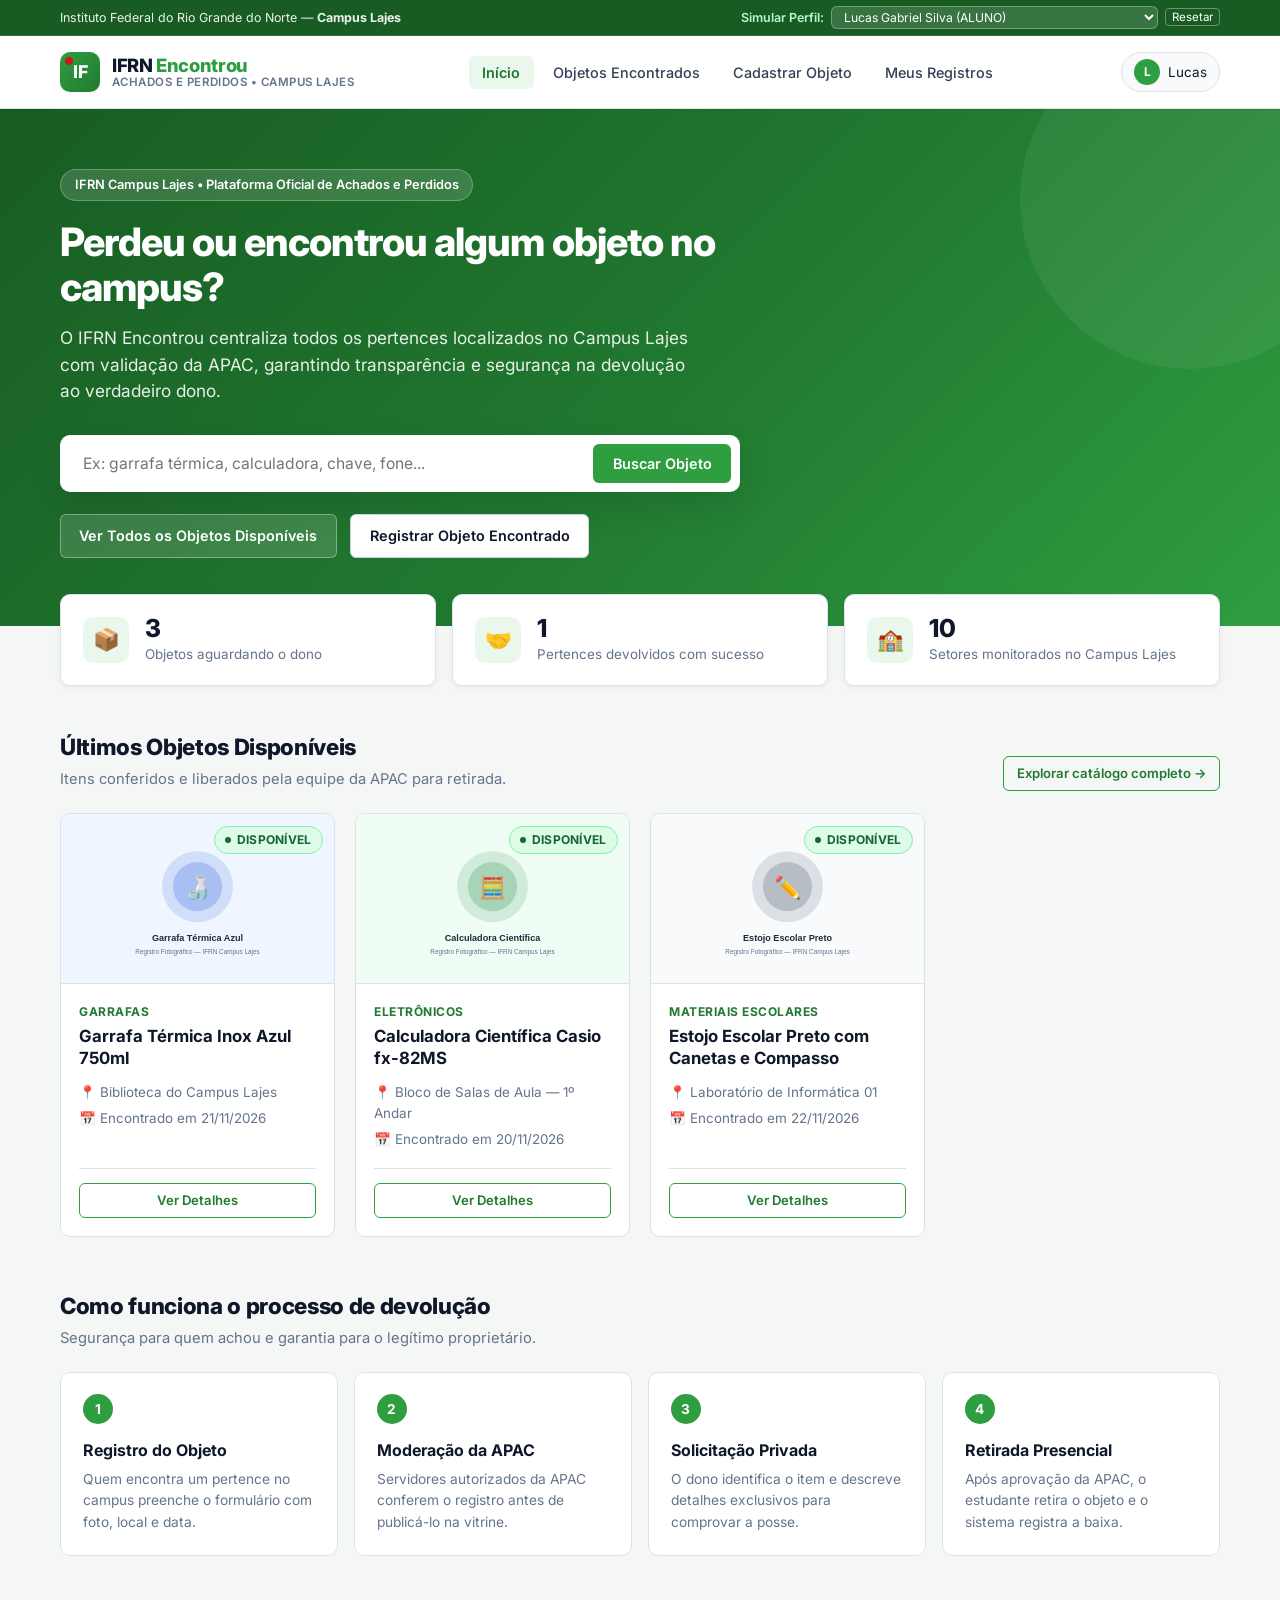
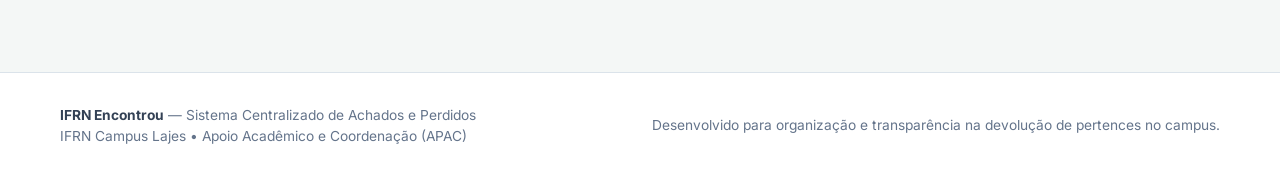
<file: public/index.html>
<!DOCTYPE html>
<html lang="pt-BR">
<head>
  <meta charset="UTF-8" />
  <meta name="viewport" content="width=device-width, initial-scale=1.0" />
  <title>IFRN Encontrou — Achados e Perdidos do Campus Lajes</title>
  <link rel="stylesheet" href="assets/css/variables.css" />
  <link rel="stylesheet" href="assets/css/global.css" />
  <link rel="stylesheet" href="assets/css/catalogo.css" />
</head>
<body>
  <header id="app-navbar"></header>

  <main>
    <!-- Hero Institucional -->
    <section class="hero">
      <div class="container">
        <div class="hero-badge">IFRN Campus Lajes • Plataforma Oficial de Achados e Perdidos</div>
        <h1 class="hero-title">Perdeu ou encontrou algum objeto no campus?</h1>
        <p class="hero-subtitle">
          O IFRN Encontrou centraliza todos os pertences localizados no Campus Lajes com validação da APAC,
          garantindo transparência e segurança na devolução ao verdadeiro dono.
        </p>

        <form id="hero-search-form" class="hero-search-box" role="search">
          <input
            type="search"
            id="hero-search-input"
            placeholder="Ex: garrafa térmica, calculadora, chave, fone..."
            aria-label="Pesquisar objeto perdido"
          />
          <button type="submit" class="btn btn-primary">Buscar Objeto</button>
        </form>

        <div class="hero-actions">
          <a href="objetos.html" class="btn btn-hero-ghost">Ver Todos os Objetos Disponíveis</a>
          <a href="cadastrar-objeto.html" class="btn btn-secondary">Registrar Objeto Encontrado</a>
        </div>
      </div>
    </section>

    <!-- Indicadores em Tempo Real -->
    <section class="stats-strip">
      <div class="container">
        <div class="stats-grid">
          <div class="stat-card">
            <div class="stat-icon" aria-hidden="true">📦</div>
            <div>
              <div class="stat-value" id="stat-disponiveis">0</div>
              <div class="stat-label">Objetos aguardando o dono</div>
            </div>
          </div>

          <div class="stat-card">
            <div class="stat-icon" aria-hidden="true">🤝</div>
            <div>
              <div class="stat-value" id="stat-devolvidos">0</div>
              <div class="stat-label">Pertences devolvidos com sucesso</div>
            </div>
          </div>

          <div class="stat-card">
            <div class="stat-icon" aria-hidden="true">🏫</div>
            <div>
              <div class="stat-value" id="stat-locais">10</div>
              <div class="stat-label">Setores monitorados no Campus Lajes</div>
            </div>
          </div>
        </div>
      </div>
    </section>

    <!-- Últimos Objetos Publicados -->
    <section class="section-block">
      <div class="container">
        <div class="section-header">
          <div>
            <h2 class="section-title">Últimos Objetos Disponíveis</h2>
            <p class="section-subtitle">Itens conferidos e liberados pela equipe da APAC para retirada.</p>
          </div>
          <a href="objetos.html" class="btn btn-outline-green btn-sm">Explorar catálogo completo →</a>
        </div>

        <div id="recent-objetos-grid" class="objetos-grid"></div>
      </div>
    </section>

    <!-- Fluxo de Funcionamento -->
    <section class="section-block">
      <div class="container">
        <div class="section-header">
          <div>
            <h2 class="section-title">Como funciona o processo de devolução</h2>
            <p class="section-subtitle">Segurança para quem achou e garantia para o legítimo proprietário.</p>
          </div>
        </div>

        <div class="steps-grid">
          <article class="step-card">
            <div class="step-number">1</div>
            <h3>Registro do Objeto</h3>
            <p>Quem encontra um pertence no campus preenche o formulário com foto, local e data.</p>
          </article>

          <article class="step-card">
            <div class="step-number">2</div>
            <h3>Moderação da APAC</h3>
            <p>Servidores autorizados da APAC conferem o registro antes de publicá-lo na vitrine.</p>
          </article>

          <article class="step-card">
            <div class="step-number">3</div>
            <h3>Solicitação Privada</h3>
            <p>O dono identifica o item e descreve detalhes exclusivos para comprovar a posse.</p>
          </article>

          <article class="step-card">
            <div class="step-number">4</div>
            <h3>Retirada Presencial</h3>
            <p>Após aprovação da APAC, o estudante retira o objeto e o sistema registra a baixa.</p>
          </article>
        </div>
      </div>
    </section>
  </main>

  <div id="app-footer"></div>

  <script src="assets/js/mock-data.js"></script>
  <script src="assets/js/ui.js"></script>
  <script src="assets/js/pages/home.js"></script>
</body>
</html>
</file>
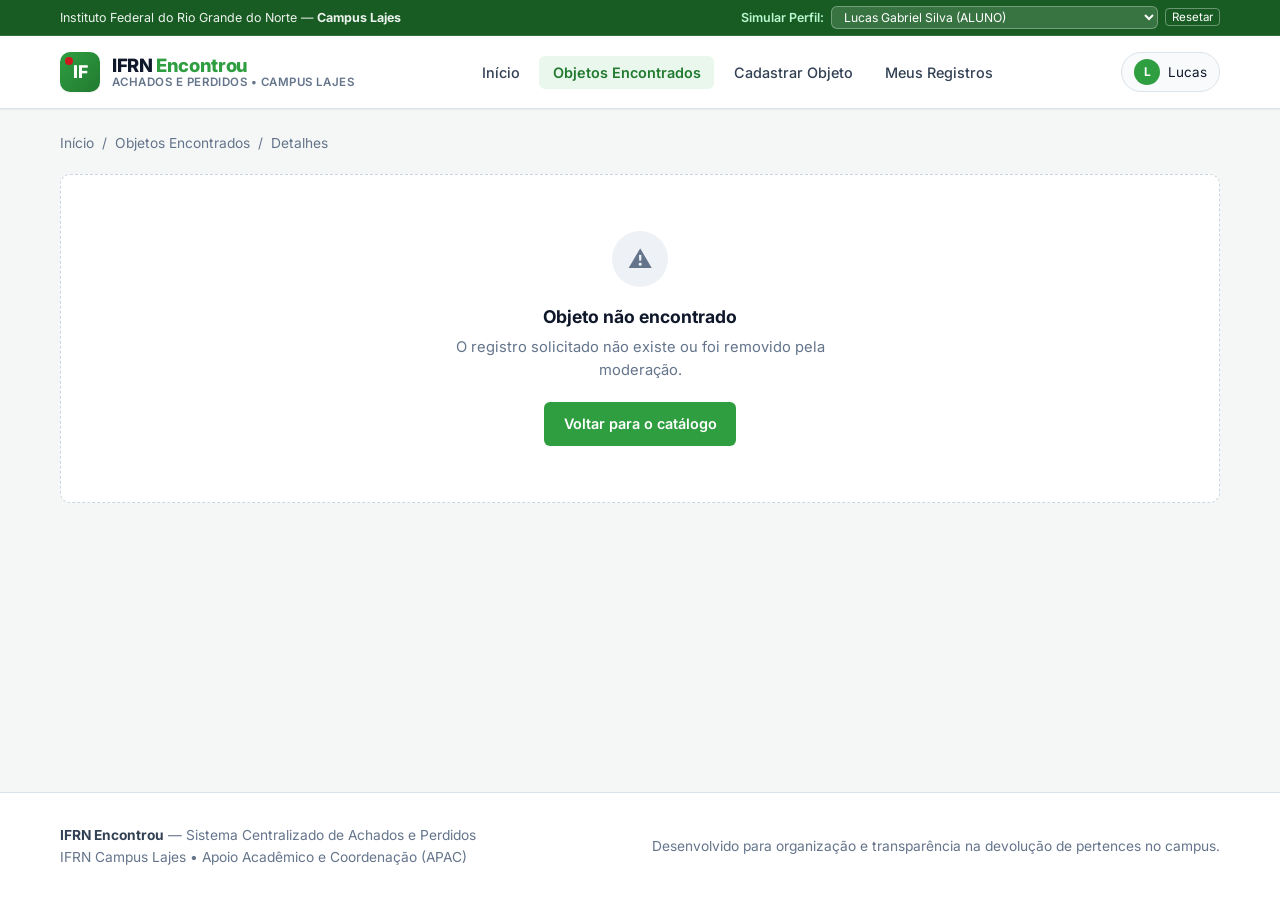
<file: public/detalhes.html>
<!DOCTYPE html>
<html lang="pt-BR">
<head>
  <meta charset="UTF-8" />
  <meta name="viewport" content="width=device-width, initial-scale=1.0" />
  <title>Detalhes do Objeto — IFRN Encontrou</title>
  <link rel="stylesheet" href="assets/css/variables.css" />
  <link rel="stylesheet" href="assets/css/global.css" />
  <link rel="stylesheet" href="assets/css/catalogo.css" />
</head>
<body>
  <header id="app-navbar"></header>

  <main class="container">
    <nav class="breadcrumb" aria-label="Caminho de navegação">
      <a href="index.html">Início</a>
      <span>/</span>
      <a href="objetos.html">Objetos Encontrados</a>
      <span>/</span>
      <span id="breadcrumb-title">Detalhes</span>
    </nav>

    <div id="detalhes-container"></div>
  </main>

  <!-- Modal de Solicitação de Devolução -->
  <div id="modal-solicitacao" class="modal-backdrop" role="dialog" aria-modal="true" aria-labelledby="modal-sol-title">
    <div class="modal">
      <div class="modal-header">
        <h2 id="modal-sol-title" class="modal-title">Solicitar Devolução do Objeto</h2>
        <button type="button" class="modal-close" id="btn-close-modal" aria-label="Fechar janela">&times;</button>
      </div>
      <form id="form-solicitacao">
        <div class="modal-body">
          <div class="alert alert-info">
            <strong>Privacidade e Verificação (LGPD):</strong> Sua justificativa será visualizada exclusivamente pelos
            servidores autorizados da APAC para confirmar que o item pertence a você.
          </div>

          <div class="form-group">
            <label for="justificativa-input" class="form-label">
              Comprove que este objeto é seu <span class="required">*</span>
            </label>
            <textarea
              id="justificativa-input"
              class="form-control"
              required
              minlength="15"
              placeholder="Informe detalhes específicos que não aparecem na foto: marca, conteúdo interno, adesivos, arranhões, horário em que perdeu, etc."
            ></textarea>
            <span class="form-hint">Mínimo de 15 caracteres. Quanto mais preciso, mais rápida será a liberação pela APAC.</span>
          </div>
        </div>
        <div class="modal-footer">
          <button type="button" class="btn btn-secondary" id="btn-cancel-modal">Cancelar</button>
          <button type="submit" class="btn btn-primary">Enviar Solicitação</button>
        </div>
      </form>
    </div>
  </div>

  <div id="app-footer"></div>

  <script src="assets/js/mock-data.js"></script>
  <script src="assets/js/ui.js"></script>
  <script src="assets/js/pages/detalhes.js"></script>
</body>
</html>
</file>
<file: public/assets/css/variables.css>
/* ==========================================================================
   IFRN ENCONTROU — Variáveis de Design e Identidade Visual Institucional
   Campus Lajes — Rio Grande do Norte
   ========================================================================== */

:root {
  /* Cores Institucionais IFRN */
  --ifrn-green: #2f9e41;
  --ifrn-green-dark: #217a30;
  --ifrn-green-darker: #185c23;
  --ifrn-green-light: #eaf7ed;
  --ifrn-green-border: #b7e4c0;

  --ifrn-red: #cd191e;
  --ifrn-red-dark: #a61216;
  --ifrn-red-light: #fdecec;

  /* Neutros e Superfícies */
  --bg-page: #f4f7f6;
  --bg-surface: #ffffff;
  --bg-subtle: #f8fafc;
  --bg-muted: #eef2f6;

  --text-primary: #0f172a;
  --text-secondary: #334155;
  --text-muted: #64748b;
  --text-inverse: #ffffff;

  --border-color: #dbe3ea;
  --border-strong: #cbd5e1;

  /* Cores Semânticas e Status */
  --status-disponivel-bg: #dcfce7;
  --status-disponivel-text: #166534;
  --status-disponivel-border: #86efac;

  --status-pendente-bg: #fef3c7;
  --status-pendente-text: #92400e;
  --status-pendente-border: #fcd34d;

  --status-devolucao-bg: #dbeafe;
  --status-devolucao-text: #1e40af;
  --status-devolucao-border: #93c5fd;

  --status-devolvido-bg: #e0f2fe;
  --status-devolvido-text: #075985;
  --status-devolvido-border: #7dd3fc;

  --status-rejeitado-bg: #fee2e2;
  --status-rejeitado-text: #991b1b;
  --status-rejeitado-border: #fca5a5;

  --status-arquivado-bg: #f1f5f9;
  --status-arquivado-text: #475569;
  --status-arquivado-border: #cbd5e1;

  /* Tipografia */
  --font-sans: 'Inter', -apple-system, BlinkMacSystemFont, 'Segoe UI', Roboto, Oxygen, Ubuntu, Cantarell, sans-serif;
  --font-mono: 'JetBrains Mono', 'Fira Code', Consolas, monospace;

  /* Espaçamentos e Layout */
  --container-max: 1200px;
  --header-height: 72px;
  --radius-sm: 6px;
  --radius-md: 10px;
  --radius-lg: 14px;
  --radius-full: 9999px;

  /* Sombras */
  --shadow-xs: 0 1px 2px rgba(15, 23, 42, 0.05);
  --shadow-sm: 0 2px 6px rgba(15, 23, 42, 0.06);
  --shadow-md: 0 6px 16px rgba(15, 23, 42, 0.08);
  --shadow-lg: 0 14px 32px rgba(15, 23, 42, 0.12);

  /* Camadas (Z-Index) */
  --z-navbar: 100;
  --z-dropdown: 200;
  --z-modal: 500;
  --z-toast: 900;

  /* Transições */
  --transition-fast: 150ms ease;
  --transition-normal: 240ms ease;
}
</file>
<file: public/assets/css/global.css>
/* ==========================================================================
   IFRN ENCONTROU — Estilos Globais e Componentes Reutilizáveis
   ========================================================================== */

@import url('https://fonts.googleapis.com/css2?family=Inter:wght@400;500;600;700;800&display=swap');

*,
*::before,
*::after {
  box-sizing: border-box;
  margin: 0;
  padding: 0;
}

html {
  font-size: 16px;
  scroll-behavior: smooth;
}

body {
  font-family: var(--font-sans);
  background-color: var(--bg-page);
  color: var(--text-primary);
  line-height: 1.55;
  min-height: 100vh;
  display: flex;
  flex-direction: column;
  -webkit-font-smoothing: antialiased;
}

main {
  flex: 1;
}

a {
  color: inherit;
  text-decoration: none;
}

img,
svg {
  display: block;
  max-width: 100%;
}

button,
input,
select,
textarea {
  font-family: inherit;
  font-size: inherit;
}

/* Container Principal */
.container {
  width: 100%;
  max-width: var(--container-max);
  margin: 0 auto;
  padding: 0 1.25rem;
}

/* ==========================================================================
   FAIXA INSTITUCIONAL SUPERIOR + NAVBAR
   ========================================================================== */
.institutional-bar {
  background-color: var(--ifrn-green-darker);
  color: rgba(255, 255, 255, 0.92);
  font-size: 0.78rem;
  padding: 0.35rem 0;
  border-bottom: 1px solid rgba(255, 255, 255, 0.12);
}

.institutional-bar .container {
  display: flex;
  justify-content: space-between;
  align-items: center;
  gap: 0.75rem;
  flex-wrap: wrap;
}

.demo-switcher {
  display: flex;
  align-items: center;
  gap: 0.45rem;
}

.demo-switcher label {
  font-weight: 600;
  color: #bbf7d0;
}

.demo-switcher select {
  background-color: rgba(255, 255, 255, 0.14);
  color: #ffffff;
  border: 1px solid rgba(255, 255, 255, 0.3);
  border-radius: var(--radius-sm);
  padding: 0.15rem 0.45rem;
  font-size: 0.76rem;
  cursor: pointer;
}

.demo-switcher select option {
  background-color: var(--text-primary);
  color: #ffffff;
}

.navbar {
  background-color: var(--bg-surface);
  border-bottom: 1px solid var(--border-color);
  position: sticky;
  top: 0;
  z-index: var(--z-navbar);
  box-shadow: var(--shadow-xs);
}

.navbar-inner {
  min-height: var(--header-height);
  display: flex;
  align-items: center;
  justify-content: space-between;
  gap: 1rem;
}

.brand {
  display: flex;
  align-items: center;
  gap: 0.75rem;
}

.brand-mark {
  width: 40px;
  height: 40px;
  border-radius: var(--radius-md);
  background: linear-gradient(135deg, var(--ifrn-green), var(--ifrn-green-dark));
  color: #ffffff;
  display: grid;
  place-items: center;
  font-weight: 800;
  font-size: 1.1rem;
  position: relative;
  box-shadow: var(--shadow-xs);
}

.brand-mark::after {
  content: '';
  position: absolute;
  top: 5px;
  left: 5px;
  width: 8px;
  height: 8px;
  border-radius: 50%;
  background-color: var(--ifrn-red);
}

.brand-text {
  display: flex;
  flex-direction: column;
  line-height: 1.15;
}

.brand-title {
  font-weight: 800;
  font-size: 1.15rem;
  color: var(--text-primary);
  letter-spacing: -0.02em;
}

.brand-title span {
  color: var(--ifrn-green);
}

.brand-subtitle {
  font-size: 0.72rem;
  font-weight: 600;
  color: var(--text-muted);
  text-transform: uppercase;
  letter-spacing: 0.04em;
}

.nav-links {
  display: flex;
  align-items: center;
  gap: 0.35rem;
  list-style: none;
}

.nav-link {
  padding: 0.5rem 0.85rem;
  border-radius: var(--radius-sm);
  font-size: 0.9rem;
  font-weight: 500;
  color: var(--text-secondary);
  transition: background-color var(--transition-fast), color var(--transition-fast);
}

.nav-link:hover {
  background-color: var(--bg-muted);
  color: var(--text-primary);
}

.nav-link.active {
  background-color: var(--ifrn-green-light);
  color: var(--ifrn-green-dark);
  font-weight: 600;
}

.nav-actions {
  display: flex;
  align-items: center;
  gap: 0.65rem;
}

.user-pill {
  display: flex;
  align-items: center;
  gap: 0.5rem;
  background-color: var(--bg-subtle);
  border: 1px solid var(--border-color);
  padding: 0.35rem 0.75rem;
  border-radius: var(--radius-full);
  font-size: 0.84rem;
}

.user-avatar {
  width: 26px;
  height: 26px;
  border-radius: 50%;
  background-color: var(--ifrn-green);
  color: #ffffff;
  font-weight: 700;
  font-size: 0.75rem;
  display: grid;
  place-items: center;
}

.nav-toggle {
  display: none;
  background: none;
  border: 1px solid var(--border-color);
  border-radius: var(--radius-sm);
  padding: 0.45rem 0.65rem;
  cursor: pointer;
  color: var(--text-primary);
}

/* ==========================================================================
   BOTÕES
   ========================================================================== */
.btn {
  display: inline-flex;
  align-items: center;
  justify-content: center;
  gap: 0.5rem;
  padding: 0.62rem 1.15rem;
  border-radius: var(--radius-sm);
  font-weight: 600;
  font-size: 0.9rem;
  border: 1px solid transparent;
  cursor: pointer;
  transition: all var(--transition-fast);
  white-space: nowrap;
}

.btn:disabled {
  opacity: 0.6;
  cursor: not-allowed;
}

.btn-primary {
  background-color: var(--ifrn-green);
  color: var(--text-inverse);
}

.btn-primary:hover:not(:disabled) {
  background-color: var(--ifrn-green-dark);
  transform: translateY(-1px);
  box-shadow: var(--shadow-sm);
}

.btn-secondary {
  background-color: var(--bg-surface);
  color: var(--text-primary);
  border-color: var(--border-strong);
}

.btn-secondary:hover:not(:disabled) {
  background-color: var(--bg-muted);
}

.btn-outline-green {
  background-color: transparent;
  color: var(--ifrn-green-dark);
  border-color: var(--ifrn-green);
}

.btn-outline-green:hover:not(:disabled) {
  background-color: var(--ifrn-green-light);
}

.btn-danger {
  background-color: var(--ifrn-red);
  color: var(--text-inverse);
}

.btn-danger:hover:not(:disabled) {
  background-color: var(--ifrn-red-dark);
}

.btn-sm {
  padding: 0.4rem 0.78rem;
  font-size: 0.82rem;
}

.btn-lg {
  padding: 0.8rem 1.5rem;
  font-size: 1rem;
}

.btn-block {
  width: 100%;
}

/* ==========================================================================
   BADGES DE STATUS
   ========================================================================== */
.badge {
  display: inline-flex;
  align-items: center;
  gap: 0.35rem;
  padding: 0.24rem 0.65rem;
  border-radius: var(--radius-full);
  font-size: 0.75rem;
  font-weight: 700;
  letter-spacing: 0.02em;
  border: 1px solid transparent;
  text-transform: uppercase;
}

.badge::before {
  content: '';
  width: 6px;
  height: 6px;
  border-radius: 50%;
  background-color: currentColor;
}

.badge-DISPONIVEL,
.badge-APROVADA {
  background-color: var(--status-disponivel-bg);
  color: var(--status-disponivel-text);
  border-color: var(--status-disponivel-border);
}

.badge-PENDENTE {
  background-color: var(--status-pendente-bg);
  color: var(--status-pendente-text);
  border-color: var(--status-pendente-border);
}

.badge-EM_DEVOLUCAO {
  background-color: var(--status-devolucao-bg);
  color: var(--status-devolucao-text);
  border-color: var(--status-devolucao-border);
}

.badge-DEVOLVIDO,
.badge-CONCLUIDA {
  background-color: var(--status-devolvido-bg);
  color: var(--status-devolvido-text);
  border-color: var(--status-devolvido-border);
}

.badge-REJEITADO,
.badge-REJEITADA {
  background-color: var(--status-rejeitado-bg);
  color: var(--status-rejeitado-text);
  border-color: var(--status-rejeitado-border);
}

.badge-ARQUIVADO,
.badge-CANCELADA {
  background-color: var(--status-arquivado-bg);
  color: var(--status-arquivado-text);
  border-color: var(--status-arquivado-border);
}

/* ==========================================================================
   CARDS E ESTRUTURAS DE PÁGINA
   ========================================================================== */
.page-header {
  background-color: var(--bg-surface);
  border-bottom: 1px solid var(--border-color);
  padding: 2rem 0;
  margin-bottom: 2rem;
}

.page-header-content {
  display: flex;
  justify-content: space-between;
  align-items: flex-end;
  gap: 1rem;
  flex-wrap: wrap;
}

.page-title {
  font-size: 1.75rem;
  font-weight: 800;
  color: var(--text-primary);
  letter-spacing: -0.02em;
}

.page-description {
  color: var(--text-muted);
  font-size: 0.96rem;
  margin-top: 0.3rem;
  max-width: 660px;
}

.card {
  background-color: var(--bg-surface);
  border: 1px solid var(--border-color);
  border-radius: var(--radius-md);
  box-shadow: var(--shadow-xs);
  overflow: hidden;
}

.card-body {
  padding: 1.35rem;
}

/* ==========================================================================
   FORMULÁRIOS E VALIDAÇÃO
   ========================================================================== */
.form-group {
  display: flex;
  flex-direction: column;
  gap: 0.4rem;
  margin-bottom: 1.15rem;
}

.form-label {
  font-size: 0.88rem;
  font-weight: 600;
  color: var(--text-secondary);
}

.form-label .required {
  color: var(--ifrn-red);
  margin-left: 2px;
}

.form-control {
  width: 100%;
  padding: 0.65rem 0.85rem;
  border: 1px solid var(--border-strong);
  border-radius: var(--radius-sm);
  background-color: var(--bg-surface);
  color: var(--text-primary);
  font-size: 0.94rem;
  transition: border-color var(--transition-fast), box-shadow var(--transition-fast);
}

.form-control:focus {
  outline: none;
  border-color: var(--ifrn-green);
  box-shadow: 0 0 0 3px rgba(47, 158, 65, 0.16);
}

textarea.form-control {
  min-height: 110px;
  resize: vertical;
}

.form-hint {
  font-size: 0.8rem;
  color: var(--text-muted);
}

.form-row {
  display: grid;
  grid-template-columns: repeat(2, 1fr);
  gap: 1rem;
}

/* ==========================================================================
   ALERTAS E TELAS VAZIAS (EMPTY STATES)
   ========================================================================== */
.alert {
  padding: 0.9rem 1.1rem;
  border-radius: var(--radius-sm);
  border-left: 4px solid;
  font-size: 0.9rem;
  margin-bottom: 1.25rem;
}

.alert-info {
  background-color: #eff6ff;
  border-color: #2563eb;
  color: #1e3a8a;
}

.alert-success {
  background-color: var(--ifrn-green-light);
  border-color: var(--ifrn-green);
  color: var(--ifrn-green-darker);
}

.alert-warning {
  background-color: #fffbeb;
  border-color: #d97706;
  color: #92400e;
}

.empty-state {
  text-align: center;
  padding: 3.5rem 1.5rem;
  background-color: var(--bg-surface);
  border: 1px dashed var(--border-strong);
  border-radius: var(--radius-md);
}

.empty-state-icon {
  width: 56px;
  height: 56px;
  margin: 0 auto 1rem;
  border-radius: 50%;
  background-color: var(--bg-muted);
  color: var(--text-muted);
  display: grid;
  place-items: center;
  font-size: 1.5rem;
}

.empty-state h3 {
  font-size: 1.1rem;
  font-weight: 700;
  color: var(--text-primary);
  margin-bottom: 0.35rem;
}

.empty-state p {
  color: var(--text-muted);
  font-size: 0.92rem;
  max-width: 440px;
  margin: 0 auto 1.25rem;
}

/* ==========================================================================
   MODAIS E TOASTS
   ========================================================================== */
.modal-backdrop {
  position: fixed;
  inset: 0;
  background-color: rgba(15, 23, 42, 0.58);
  backdrop-filter: blur(2px);
  display: none;
  align-items: center;
  justify-content: center;
  padding: 1rem;
  z-index: var(--z-modal);
}

.modal-backdrop.open {
  display: flex;
}

.modal {
  background-color: var(--bg-surface);
  border-radius: var(--radius-lg);
  width: 100%;
  max-width: 540px;
  max-height: 90vh;
  overflow-y: auto;
  box-shadow: var(--shadow-lg);
  animation: modalSlideIn 180ms ease-out;
}

@keyframes modalSlideIn {
  from {
    opacity: 0;
    transform: translateY(10px) scale(0.98);
  }
  to {
    opacity: 1;
    transform: translateY(0) scale(1);
  }
}

.modal-header {
  padding: 1.15rem 1.4rem;
  border-bottom: 1px solid var(--border-color);
  display: flex;
  justify-content: space-between;
  align-items: center;
}

.modal-title {
  font-size: 1.1rem;
  font-weight: 700;
}

.modal-close {
  background: none;
  border: none;
  font-size: 1.4rem;
  line-height: 1;
  color: var(--text-muted);
  cursor: pointer;
  padding: 0.2rem 0.4rem;
}

.modal-body {
  padding: 1.4rem;
}

.modal-footer {
  padding: 1rem 1.4rem;
  background-color: var(--bg-subtle);
  border-top: 1px solid var(--border-color);
  display: flex;
  justify-content: flex-end;
  gap: 0.65rem;
}

.toast-container {
  position: fixed;
  bottom: 1.25rem;
  right: 1.25rem;
  display: flex;
  flex-direction: column;
  gap: 0.6rem;
  z-index: var(--z-toast);
  max-width: 360px;
}

.toast {
  background-color: var(--text-primary);
  color: #ffffff;
  padding: 0.85rem 1.1rem;
  border-radius: var(--radius-md);
  box-shadow: var(--shadow-lg);
  font-size: 0.9rem;
  font-weight: 500;
  border-left: 4px solid var(--ifrn-green);
  animation: modalSlideIn 180ms ease-out;
}

.toast.toast-error {
  border-left-color: var(--ifrn-red);
}

.toast.toast-warning {
  border-left-color: #f59e0b;
}

/* ==========================================================================
   RODAPÉ INSTITUCIONAL
   ========================================================================== */
.footer {
  background-color: var(--bg-surface);
  border-top: 1px solid var(--border-color);
  padding: 2rem 0;
  margin-top: 4rem;
  font-size: 0.86rem;
  color: var(--text-muted);
}

.footer-inner {
  display: flex;
  justify-content: space-between;
  align-items: center;
  gap: 1rem;
  flex-wrap: wrap;
}

.footer strong {
  color: var(--text-secondary);
}

/* ==========================================================================
   RESPONSIVIDADE
   ========================================================================== */
@media (max-width: 900px) {
  .nav-toggle {
    display: inline-flex;
  }

  .nav-links {
    display: none;
    position: absolute;
    top: 100%;
    left: 0;
    right: 0;
    background-color: var(--bg-surface);
    border-bottom: 1px solid var(--border-color);
    flex-direction: column;
    align-items: stretch;
    padding: 0.85rem 1.25rem;
    box-shadow: var(--shadow-md);
  }

  .nav-links.open {
    display: flex;
  }
}

@media (max-width: 640px) {
  .form-row {
    grid-template-columns: 1fr;
  }

  .page-title {
    font-size: 1.45rem;
  }
}
</file>
<file: public/assets/css/catalogo.css>
/* ==========================================================================
   IFRN ENCONTROU — Estilos da Página Inicial, Catálogo e Detalhes
   ========================================================================== */

/* Hero Section (Página Inicial) */
.hero {
  background: linear-gradient(135deg, var(--ifrn-green-darker) 0%, var(--ifrn-green-dark) 55%, var(--ifrn-green) 100%);
  color: #ffffff;
  padding: 3.75rem 0 4.25rem;
  position: relative;
  overflow: hidden;
}

.hero::after {
  content: '';
  position: absolute;
  right: -80px;
  top: -80px;
  width: 340px;
  height: 340px;
  border-radius: 50%;
  background: rgba(255, 255, 255, 0.06);
  pointer-events: none;
}

.hero-badge {
  display: inline-flex;
  align-items: center;
  gap: 0.45rem;
  background-color: rgba(255, 255, 255, 0.14);
  border: 1px solid rgba(255, 255, 255, 0.25);
  padding: 0.32rem 0.85rem;
  border-radius: var(--radius-full);
  font-size: 0.8rem;
  font-weight: 600;
  margin-bottom: 1.1rem;
}

.hero-title {
  font-size: 2.45rem;
  font-weight: 800;
  line-height: 1.15;
  letter-spacing: -0.025em;
  max-width: 720px;
  margin-bottom: 1rem;
}

.hero-subtitle {
  font-size: 1.08rem;
  color: rgba(255, 255, 255, 0.9);
  max-width: 640px;
  margin-bottom: 1.85rem;
}

.hero-search-box {
  background-color: #ffffff;
  padding: 0.55rem;
  border-radius: var(--radius-md);
  box-shadow: var(--shadow-lg);
  display: flex;
  gap: 0.5rem;
  max-width: 680px;
  margin-bottom: 1.35rem;
}

.hero-search-box input {
  flex: 1;
  border: none;
  padding: 0.65rem 0.9rem;
  font-size: 0.98rem;
  color: var(--text-primary);
  outline: none;
}

.hero-actions {
  display: flex;
  align-items: center;
  gap: 0.85rem;
  flex-wrap: wrap;
}

.btn-hero-ghost {
  background-color: rgba(255, 255, 255, 0.14);
  color: #ffffff;
  border: 1px solid rgba(255, 255, 255, 0.35);
}

.btn-hero-ghost:hover {
  background-color: rgba(255, 255, 255, 0.24);
}

/* Métricas Rápidas */
.stats-strip {
  margin-top: -2rem;
  position: relative;
  z-index: 10;
  margin-bottom: 2.75rem;
}

.stats-grid {
  display: grid;
  grid-template-columns: repeat(3, 1fr);
  gap: 1rem;
}

.stat-card {
  background-color: var(--bg-surface);
  border: 1px solid var(--border-color);
  border-radius: var(--radius-md);
  padding: 1.25rem 1.4rem;
  box-shadow: var(--shadow-sm);
  display: flex;
  align-items: center;
  gap: 1rem;
}

.stat-icon {
  width: 46px;
  height: 46px;
  border-radius: var(--radius-md);
  background-color: var(--ifrn-green-light);
  color: var(--ifrn-green-dark);
  display: grid;
  place-items: center;
  font-size: 1.35rem;
  flex-shrink: 0;
}

.stat-value {
  font-size: 1.55rem;
  font-weight: 800;
  color: var(--text-primary);
  line-height: 1.1;
}

.stat-label {
  font-size: 0.84rem;
  color: var(--text-muted);
  margin-top: 0.15rem;
}

/* Seções da Home */
.section-block {
  margin-bottom: 3.25rem;
}

.section-header {
  display: flex;
  justify-content: space-between;
  align-items: flex-end;
  gap: 1rem;
  margin-bottom: 1.35rem;
  flex-wrap: wrap;
}

.section-title {
  font-size: 1.4rem;
  font-weight: 800;
  color: var(--text-primary);
  letter-spacing: -0.015em;
}

.section-subtitle {
  color: var(--text-muted);
  font-size: 0.92rem;
  margin-top: 0.2rem;
}

/* Como Funciona (4 Passos) */
.steps-grid {
  display: grid;
  grid-template-columns: repeat(4, 1fr);
  gap: 1rem;
}

.step-card {
  background-color: var(--bg-surface);
  border: 1px solid var(--border-color);
  border-radius: var(--radius-md);
  padding: 1.35rem;
}

.step-number {
  width: 30px;
  height: 30px;
  border-radius: 50%;
  background-color: var(--ifrn-green);
  color: #ffffff;
  font-weight: 700;
  font-size: 0.85rem;
  display: grid;
  place-items: center;
  margin-bottom: 0.85rem;
}

.step-card h3 {
  font-size: 1rem;
  font-weight: 700;
  margin-bottom: 0.4rem;
}

.step-card p {
  font-size: 0.86rem;
  color: var(--text-muted);
}

/* Barra de Filtros (Catálogo) */
.filters-panel {
  background-color: var(--bg-surface);
  border: 1px solid var(--border-color);
  border-radius: var(--radius-md);
  padding: 1.25rem;
  margin-bottom: 1.5rem;
  box-shadow: var(--shadow-xs);
}

.filters-grid {
  display: grid;
  grid-template-columns: 2fr 1.2fr 1.4fr 1fr 1fr;
  gap: 0.85rem;
  align-items: end;
}

.filters-panel .form-group {
  margin-bottom: 0;
}

.results-toolbar {
  display: flex;
  justify-content: space-between;
  align-items: center;
  margin-bottom: 1.15rem;
  font-size: 0.9rem;
  color: var(--text-secondary);
  flex-wrap: wrap;
  gap: 0.5rem;
}

/* Grid e Cards de Objetos */
.objetos-grid {
  display: grid;
  grid-template-columns: repeat(auto-fill, minmax(275px, 1fr));
  gap: 1.25rem;
}

.objeto-card {
  background-color: var(--bg-surface);
  border: 1px solid var(--border-color);
  border-radius: var(--radius-md);
  overflow: hidden;
  display: flex;
  flex-direction: column;
  transition: transform var(--transition-fast), box-shadow var(--transition-fast), border-color var(--transition-fast);
}

.objeto-card:hover {
  transform: translateY(-3px);
  box-shadow: var(--shadow-md);
  border-color: var(--ifrn-green-border);
}

.objeto-thumb {
  position: relative;
  aspect-ratio: 16 / 10;
  background-color: var(--bg-muted);
  overflow: hidden;
  border-bottom: 1px solid var(--border-color);
}

.objeto-thumb img {
  width: 100%;
  height: 100%;
  object-fit: cover;
}

.objeto-thumb-badge {
  position: absolute;
  top: 0.7rem;
  right: 0.7rem;
}

.objeto-content {
  padding: 1.15rem;
  flex: 1;
  display: flex;
  flex-direction: column;
}

.objeto-category {
  font-size: 0.75rem;
  font-weight: 700;
  text-transform: uppercase;
  letter-spacing: 0.04em;
  color: var(--ifrn-green-dark);
  margin-bottom: 0.3rem;
}

.objeto-title {
  font-size: 1.05rem;
  font-weight: 700;
  color: var(--text-primary);
  margin-bottom: 0.75rem;
  line-height: 1.3;
}

.objeto-meta {
  list-style: none;
  display: flex;
  flex-direction: column;
  gap: 0.35rem;
  font-size: 0.84rem;
  color: var(--text-muted);
  margin-bottom: 1.15rem;
}

.objeto-meta li {
  display: flex;
  align-items: center;
  gap: 0.45rem;
}

.objeto-footer {
  margin-top: auto;
  padding-top: 0.85rem;
  border-top: 1px solid var(--border-color);
}

/* Página de Detalhes do Objeto */
.breadcrumb {
  display: flex;
  align-items: center;
  gap: 0.5rem;
  font-size: 0.86rem;
  color: var(--text-muted);
  margin: 1.5rem 0 1.25rem;
}

.breadcrumb a:hover {
  color: var(--ifrn-green-dark);
  text-decoration: underline;
}

.detalhes-layout {
  display: grid;
  grid-template-columns: 1.1fr 1fr;
  gap: 2rem;
  align-items: start;
}

.detalhes-media {
  background-color: var(--bg-surface);
  border: 1px solid var(--border-color);
  border-radius: var(--radius-lg);
  overflow: hidden;
  box-shadow: var(--shadow-xs);
}

.detalhes-media img {
  width: 100%;
  aspect-ratio: 4 / 3;
  object-fit: cover;
}

.detalhes-info {
  background-color: var(--bg-surface);
  border: 1px solid var(--border-color);
  border-radius: var(--radius-lg);
  padding: 1.75rem;
  box-shadow: var(--shadow-xs);
}

.detalhes-header {
  display: flex;
  justify-content: space-between;
  align-items: flex-start;
  gap: 1rem;
  margin-bottom: 1rem;
}

.detalhes-title {
  font-size: 1.6rem;
  font-weight: 800;
  line-height: 1.25;
  margin-top: 0.35rem;
}

.detalhes-specs {
  display: grid;
  grid-template-columns: repeat(2, 1fr);
  gap: 0.85rem;
  background-color: var(--bg-subtle);
  border: 1px solid var(--border-color);
  border-radius: var(--radius-md);
  padding: 1rem;
  margin: 1.25rem 0;
}

.spec-item span {
  display: block;
  font-size: 0.76rem;
  text-transform: uppercase;
  font-weight: 600;
  color: var(--text-muted);
}

.spec-item strong {
  font-size: 0.94rem;
  color: var(--text-primary);
}

.detalhes-desc {
  margin-bottom: 1.5rem;
}

.detalhes-desc h3 {
  font-size: 0.92rem;
  text-transform: uppercase;
  letter-spacing: 0.03em;
  color: var(--text-muted);
  margin-bottom: 0.45rem;
}

.detalhes-desc p {
  color: var(--text-secondary);
  font-size: 0.98rem;
}

/* Responsividade */
@media (max-width: 1024px) {
  .filters-grid {
    grid-template-columns: repeat(2, 1fr);
  }

  .steps-grid {
    grid-template-columns: repeat(2, 1fr);
  }
}

@media (max-width: 820px) {
  .detalhes-layout {
    grid-template-columns: 1fr;
  }

  .stats-grid {
    grid-template-columns: 1fr;
  }

  .hero-title {
    font-size: 1.95rem;
  }
}

@media (max-width: 600px) {
  .filters-grid,
  .steps-grid,
  .detalhes-specs {
    grid-template-columns: 1fr;
  }

  .hero-search-box {
    flex-direction: column;
  }
}
</file>
